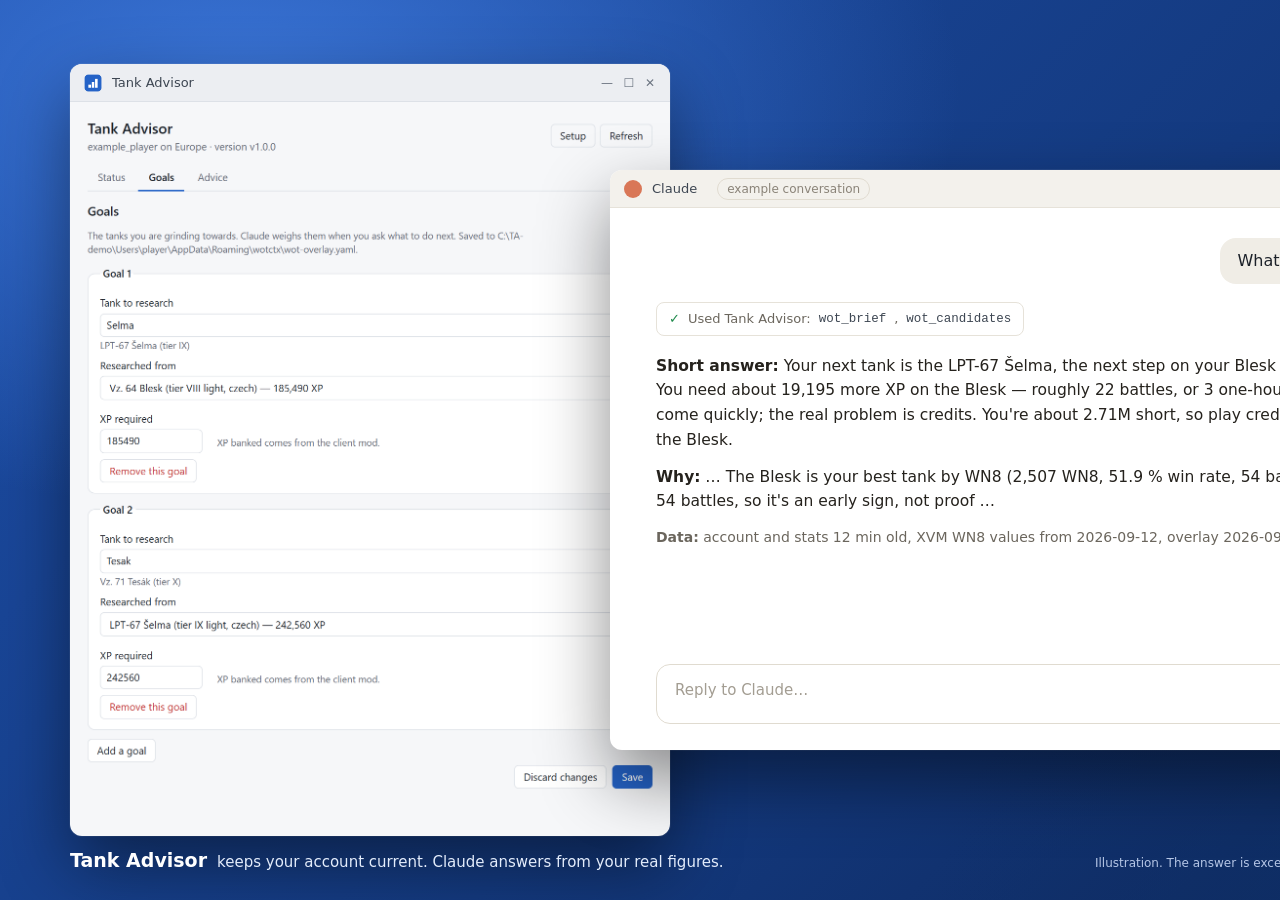
<file: packaging/modhub/source/claude-and-app.html>
<!doctype html>
<html lang="en">
<head>
<meta charset="utf-8">
<title>Tank Advisor with Claude</title>
<style>
  * { box-sizing: border-box; margin: 0; }
  html, body { width: 1600px; height: 900px; overflow: hidden; }
  body {
    font: 15px/1.5 "Segoe UI", system-ui, sans-serif;
    color: #1c2129;
    background:
      radial-gradient(1200px 700px at 15% 10%, #3a74d6 0%, transparent 60%),
      radial-gradient(900px 600px at 95% 100%, #0f2f66 0%, transparent 65%),
      linear-gradient(135deg, #1d4ea8 0%, #143a80 55%, #0c2556 100%);
    position: relative;
  }
  .window {
    position: absolute;
    background: #f6f7f9;
    border-radius: 12px;
    box-shadow: 0 30px 70px rgb(0 0 0 / 0.45), 0 0 0 1px rgb(255 255 255 / 0.08);
    overflow: hidden;
  }
  .titlebar {
    height: 38px; display: flex; align-items: center; gap: 10px;
    padding: 0 14px; font-size: 13px; color: #3d4652;
    background: #eceef2; border-bottom: 1px solid #dde1e7;
  }
  .titlebar img { width: 18px; height: 18px; }
  .titlebar .controls { margin-left: auto; display: flex; gap: 18px; color: #6b7480; font-size: 12px; letter-spacing: 1px; }

  /* The Tank Advisor window: the real page, from the demo install. */
  .app { left: 70px; top: 64px; width: 600px; height: 772px; }
  .app .body { height: calc(100% - 38px); overflow: hidden; }
  .app .body img { width: 100%; display: block; }

  /* The chat: the project's own neutral styling, not a copy of any app. */
  .chat { left: 610px; top: 170px; width: 920px; height: 580px; background: #ffffff; display: flex; flex-direction: column; }
  .chat .titlebar { background: #f3f1ec; border-bottom-color: #e6e2d9; }
  .chat .dot { width: 18px; height: 18px; border-radius: 50%; background: #d97757; }
  .chat .label { margin-left: 10px; font-size: 12px; color: #8a8378; border: 1px solid #e0dbd0; border-radius: 999px; padding: 1px 9px; }
  .conv { flex: 1; padding: 30px 46px 10px; display: flex; flex-direction: column; gap: 18px; overflow: hidden; }
  .you {
    align-self: flex-end; background: #f0ede6; border-radius: 16px 16px 4px 16px;
    padding: 11px 18px; font-size: 16px; max-width: 70%;
  }
  .tools {
    align-self: flex-start; display: flex; align-items: center; gap: 8px;
    font-size: 13px; color: #6b665d; border: 1px solid #e6e2d9; border-radius: 8px; padding: 6px 12px;
  }
  .tools .check { color: #1f8a4c; font-weight: 700; }
  .tools code { font: 12.5px Consolas, monospace; color: #3d4652; }
  .answer { font-size: 15.5px; line-height: 1.6; color: #25221d; max-width: 800px; }
  .answer p { margin: 0 0 12px; }
  .answer b { font-weight: 650; }
  .answer .data { color: #6b665d; font-size: 14px; }
  .input {
    margin: 0 46px 26px; border: 1px solid #e0dbd0; border-radius: 14px;
    padding: 14px 18px; color: #a39d92; font-size: 15px; display: flex; justify-content: space-between;
  }
  .input .send { width: 30px; height: 30px; border-radius: 8px; background: #d97757; opacity: 0.35; }

  .caption {
    position: absolute; left: 70px; bottom: 26px; right: 70px;
    display: flex; justify-content: space-between; align-items: baseline;
    color: #e3ecfb; font-size: 15px;
  }
  .caption b { font-size: 19px; font-weight: 600; color: #ffffff; margin-right: 10px; }
  .caption small { color: #b5c6e6; font-size: 12px; }
</style>
</head>
<body>

  <div class="window app">
    <div class="titlebar"><img src="../../../cmd/tankadvisor/icon.png" alt=""> Tank Advisor <span class="controls">—&nbsp;&nbsp;☐&nbsp;&nbsp;✕</span></div>
    <div class="body"><img src="../screenshots/4-goals.png" alt="The Goals page"></div>
  </div>

  <div class="window chat">
    <div class="titlebar"><span class="dot"></span> Claude <span class="label">example conversation</span><span class="controls">—&nbsp;&nbsp;☐&nbsp;&nbsp;✕</span></div>
    <div class="conv">
      <div class="you">What tank should I get now?</div>
      <div class="tools"><span class="check">✓</span> Used Tank Advisor: <code>wot_brief</code>, <code>wot_candidates</code></div>
      <div class="answer">
        <p><b>Short answer:</b> Your next tank is the LPT-67 Šelma, the next step on your Blesk → Šelma → Tesák goal. You need about 19,195 more XP on the Blesk — roughly 22 battles, or 3 one-hour sessions. The XP will come quickly; the real problem is credits. You're about 2.71M short, so play credit-earners alongside the Blesk.</p>
        <p><b>Why:</b> … The Blesk is your best tank by WN8 (2,507 WN8, 51.9 % win rate, 54 battles) — that's only 54 battles, so it's an early sign, not proof …</p>
        <p class="data"><b>Data:</b> account and stats 12 min old, XVM WN8 values from 2026-09-12, overlay 2026-09-18.</p>
      </div>
    </div>
    <div class="input">Reply to Claude… <span class="send"></span></div>
  </div>

  <div class="caption">
    <span><b>Tank Advisor</b>keeps your account current. Claude answers from your real figures.</span>
    <small>Illustration. The answer is excerpted from the project's evaluation run 2.</small>
  </div>

</body>
</html>
</file>
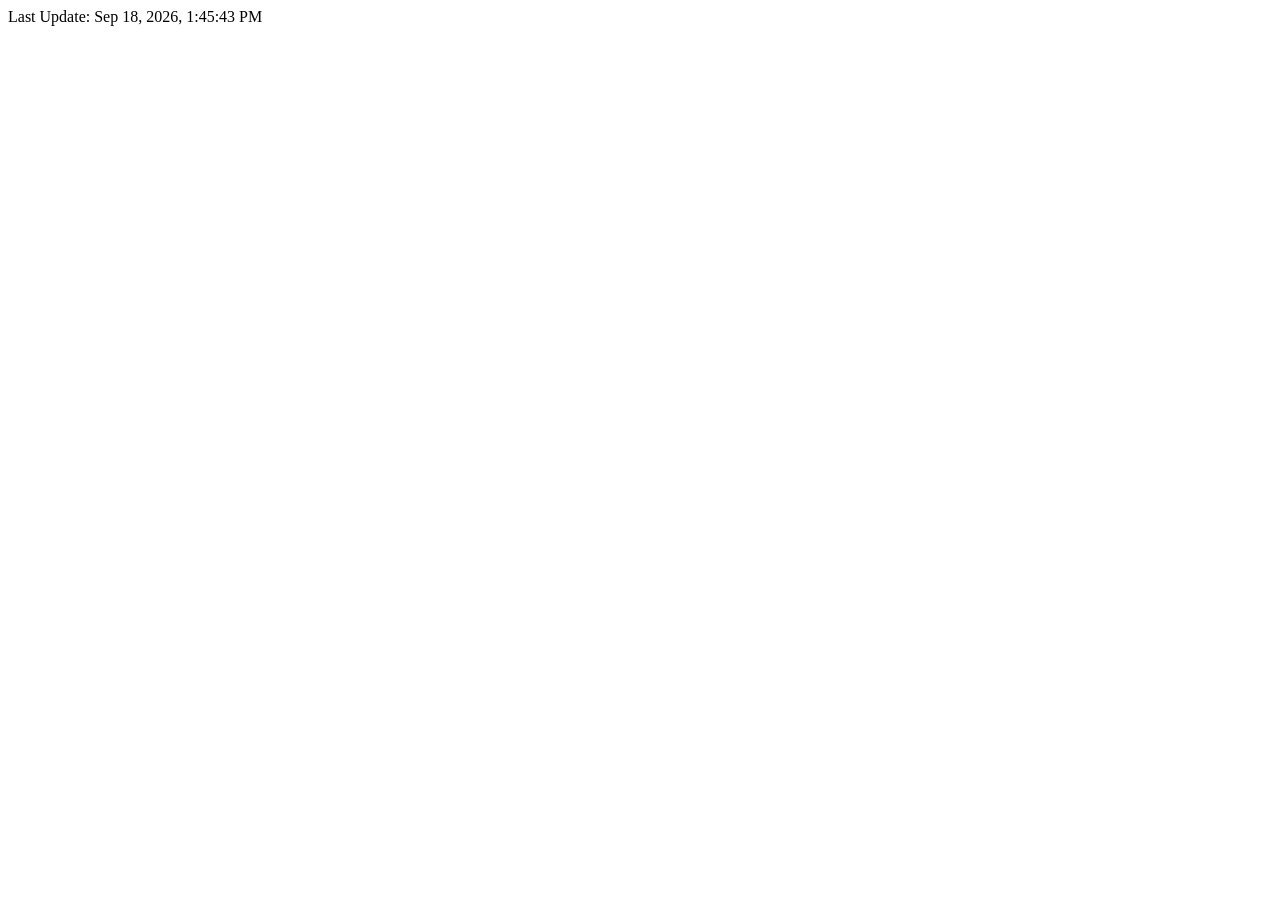
<file: testdata/fixtures/meta/tomato-moe.html>
<!DOCTYPE html><html><head><title>MoE - tomato.gg</title></head><body><div class="shared__LastUpdated-sc-1rkqxyb-0 dBrDSR">Last Update: Sep 18, 2026, 1:45:43 PM</div><script>$R[0]={data:[{65:2978,85:4128,95:5046,100:5750,id:67361,"7diff65":-35,"7diff85":-38,"7diff95":-33,"7diff100":-46,"14diff65":-108,"14diff85":-140,"14diff95":-156,"14diff100":-177,"30diff65":-112,"30diff85":-136,"30diff95":-145,"30diff100":-178,"7percent65":-1.175,"7percent85":-0.921,"7percent95":-0.654,"7percent100":-0.8,"14percent65":-3.627,"14percent85":-3.391,"14percent95":-3.092,"14percent100":-3.078,"30percent65":-3.761,"30percent85":-3.295,"30percent95":-2.874,"30percent100":-3.096,name:"Black Rock",tier:11,class:"HT",isPrem:!0,role:"universal",nation:"usa",image:"http://api.worldoftanks.eu/static/2.77.0/wot/encyclopedia/vehicle/contour/usa-A179_Black_Rock.png"},{65:2198,85:3311,95:4242,100:5026,id:6769,"7diff65":123,"7diff85":164,"7diff95":182,"7diff100":207,"14diff65":259,"14diff85":337,"14diff95":372,"14diff100":405,"30diff65":313,"30diff85":396,"30diff95":443,"30diff100":476,"7percent65":5.596,"7percent85":4.953,"7percent95":4.29,"7percent100":4.119,"14percent65":11.783,"14percent85":10.178,"14percent95":8.769,"14percent100":8.058,"30percent65":14.24,"30percent85":11.96,"30percent95":10.443,"30percent100":9.471,name:"Tesák",tier:10,class:"LT",isPrem:!1,role:"support",nation:"czech",image:"http://api.worldoftanks.eu/static/2.77.0/wot/encyclopedia/vehicle/contour/czech-Cz34_Vz_71_Tesak.png"},{65:1451,85:2221,95:2870,100:3425,id:4721,"7diff65":66,"7diff85":92,"7diff95":106,"7diff100":126,"14diff65":151,"14diff85":195,"14diff95":218,"14diff100":239,"30diff65":198,"30diff85":265,"30diff95":303,"30diff100":332,"7percent65":4.549,"7percent85":4.142,"7percent95":3.693,"7percent100":3.679,"14percent65":10.407,"14percent85":8.78,"14percent95":7.596,"14percent100":6.978,"30percent65":13.646,"30percent85":11.932,"30percent95":10.557,"30percent100":9.693,name:"Blesk",tier:8,class:"LT",isPrem:!1,role:"support",nation:"czech",image:"http://api.worldoftanks.eu/static/2.77.0/wot/encyclopedia/vehicle/contour/czech-Cz24_Vz_64_Blesk.png"}],updated:"2026-09-18 11:45:43.933249+00:00"},ssr:!0}]</script></body></html>
</file>
